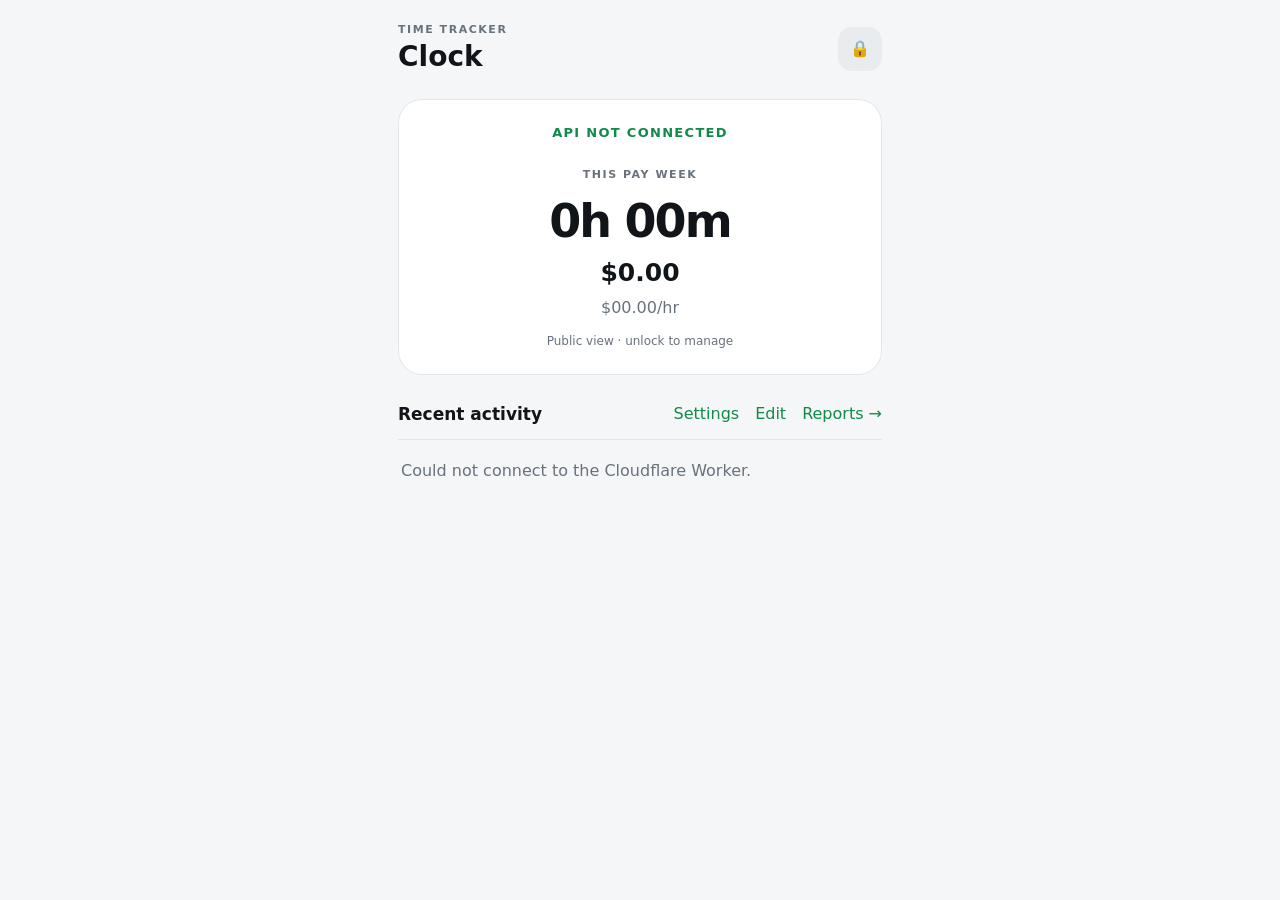
<file: index.html>
<!doctype html>
<html lang="en">
<head>
  <meta charset="utf-8">
  <meta name="viewport" content="width=device-width,initial-scale=1,viewport-fit=cover">
  <meta name="theme-color" content="#0b0d10">
  <title>Clock</title>
  <link rel="stylesheet" href="style.css">
</head>
<body>
  <main class="shell">
    <header>
      <div>
        <div class="eyebrow">TIME TRACKER</div>
        <h1>Clock</h1>
      </div>

      <button
        id="adminBtn"
        class="icon-btn"
        type="button"
        aria-label="Admin access"
      >
        🔒
      </button>
    </header>

    <section class="hero card">
      <div id="status" class="status">CLOCKED OUT</div>
      <div class="label">THIS PAY WEEK</div>
      <div id="weekHours" class="hours">0h 00m</div>
      <div id="weekPay" class="money">$0.00</div>
      <div id="rate" class="muted">$00.00/hr</div>

      <div id="liveBlock" class="live hidden">
        <span id="liveTime">00:00:00</span>
        <span id="livePay">$0.00 current shift</span>
      </div>

      <button
        id="clockBtn"
        class="primary hidden"
        type="button"
      >
        Clock In
      </button>

      <button
        id="custom-clock-in-button"
        class="secondary hidden"
        type="button"
      >
        Forgot to clock in?
      </button>

      <div
        id="custom-clock-in-panel"
        class="clock-time-editor"
        hidden
      >
        <label for="custom-clock-in-time">
          Actual start time
        </label>

        <input
          id="custom-clock-in-time"
          type="datetime-local"
        >

        <button
          id="confirm-custom-clock-in"
          class="secondary"
          type="button"
        >
          Start shift at this time
        </button>

        <p
          id="custom-clock-message"
          class="form-message"
          aria-live="polite"
        ></p>
      </div>

      <div
        id="active-clock-editor"
        class="active-clock-editor"
        hidden
      >
        <label for="active-clock-in">
          Clock-in time
        </label>

        <input
          id="active-clock-in"
          type="datetime-local"
        >

        <button
          id="save-active-clock-in"
          class="secondary"
          type="button"
        >
          Save clock-in time
        </button>

        <p
          id="active-clock-message"
          class="form-message"
          aria-live="polite"
        ></p>
      </div>

      <div id="publicHint" class="hint">
        Public view · unlock to manage
      </div>
    </section>

    <section class="section">
      <div class="section-head">
        <h2>Recent activity</h2>

        <div class="header-links">
          <a href="settings.html">Settings</a>
          <a href="shifts.html">Edit</a>
          <a href="reports.html">Reports →</a>
        </div>
      </div>

      <div id="recent" class="list">
        <div class="empty">No shifts yet.</div>
      </div>
    </section>
  </main>

  <dialog id="loginDialog">
    <form id="loginForm" class="dialog-card">
      <h2>Admin access</h2>
      <p>Unlock clock controls for this browser session.</p>

      <label>
        Password
        <input
          id="password"
          type="password"
          autocomplete="current-password"
          required
        >
      </label>

      <div
        id="loginError"
        class="error"
        aria-live="polite"
      ></div>

      <div class="actions">
        <button
          id="loginCancel"
          type="button"
          class="secondary"
        >
          Cancel
        </button>

        <button
          id="loginSubmit"
          type="submit"
          class="primary"
        >
          Unlock
        </button>
      </div>
    </form>
  </dialog>

  <script src="config.js"></script>
  <script src="app.js"></script>
</body>
</html>
</file>
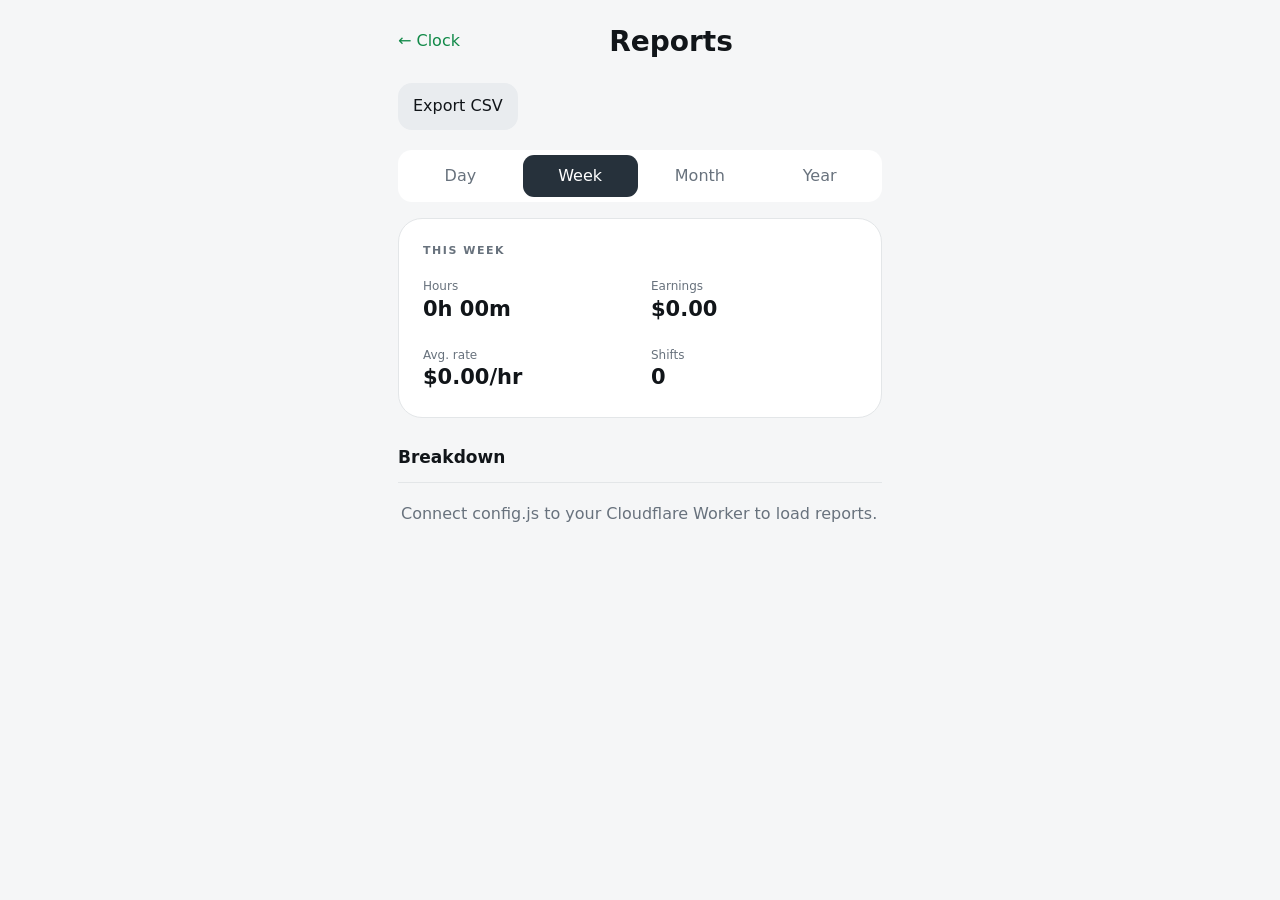
<file: reports.html>
<!doctype html>
<html lang="en"><head><meta charset="utf-8"><meta name="viewport" content="width=device-width,initial-scale=1,viewport-fit=cover"><meta name="theme-color" content="#0b0d10"><title>Clock · Reports</title><link rel="stylesheet" href="style.css"></head>
<body><main class="shell">
<header><a class="back" href="index.html">← Clock</a><h1>Reports</h1><span></span></header>
  <button id="exportCsvBtn" class="secondary">
  Export CSV
</button><br>
  
<div class="tabs" role="tablist"><button data-period="day">Day</button><button data-period="week" class="active">Week</button><button data-period="month">Month</button><button data-period="year">Year</button></div>
<section class="card report-summary"><div class="label" id="periodTitle">THIS WEEK</div><div class="summary-grid"><div><span>Hours</span><strong id="reportHours">0h 00m</strong></div><div><span>Earnings</span><strong id="reportPay">$0.00</strong></div><div><span>Avg. rate</span><strong id="avgRate">$0.00/hr</strong></div><div><span>Shifts</span><strong id="shiftCount">0</strong></div></div></section>

  <section class="section"><div class="section-head"><h2>Breakdown</h2></div><div id="breakdown" class="list"><div class="empty">No data yet.</div></div></section>

</main><script src="config.js"></script><script src="reports.js"></script></body></html>
</file>
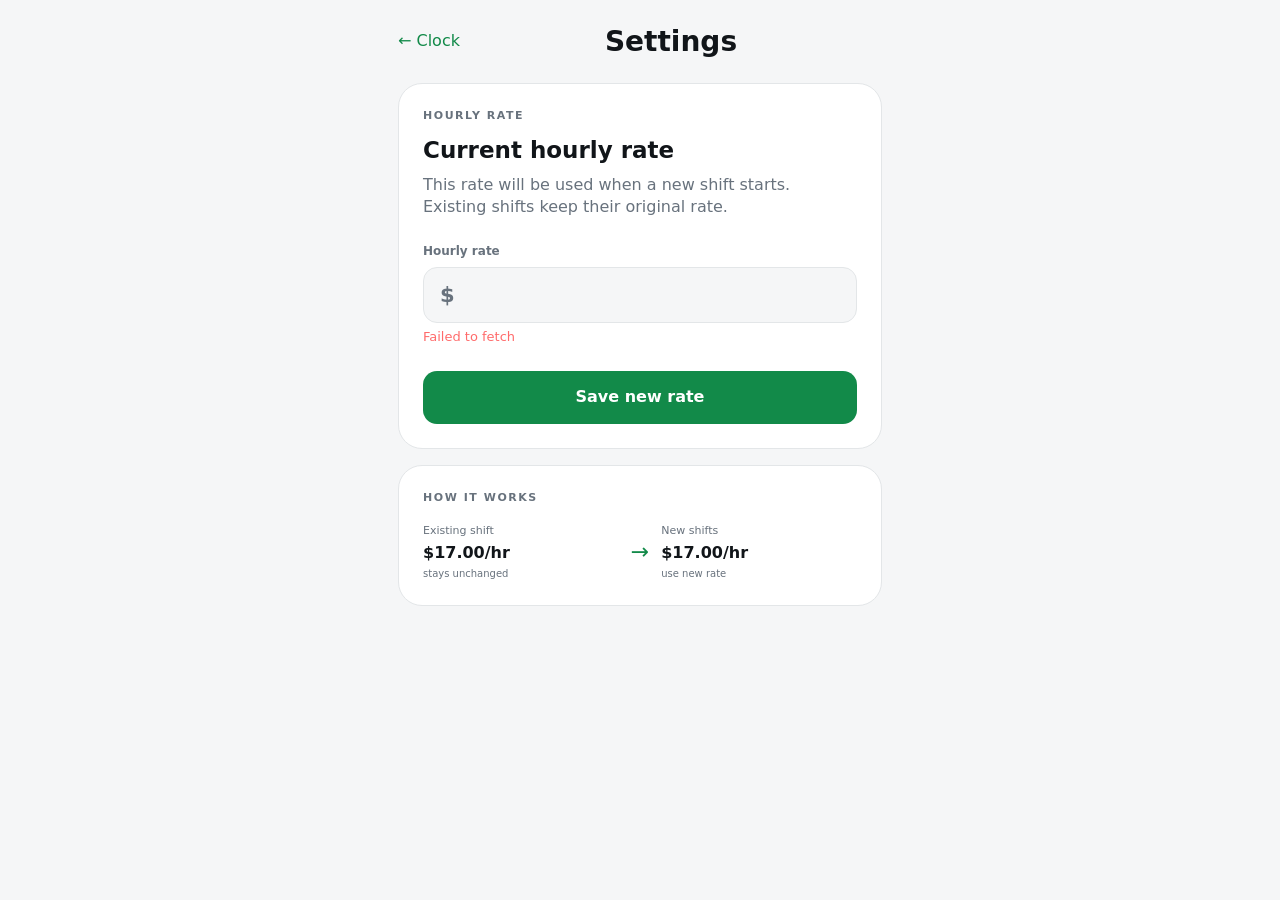
<file: settings.html>
<!doctype html>

<html lang="en">

<head>

  <meta charset="utf-8">

  <meta
    name="viewport"
    content="width=device-width,initial-scale=1,viewport-fit=cover">

  <meta
    name="theme-color"
    content="#0b0d10">

  <title>Clock · Settings</title>

  <link
    rel="stylesheet"
    href="style.css">

</head>


<body>

<main class="shell">


  <header>

    <a
      class="back"
      href="index.html">
      ← Clock
    </a>

    <h1>Settings</h1>

    <span></span>

  </header>


  <section class="card">

    <div class="label">
      HOURLY RATE
    </div>

    <h2 class="settings-title">
      Current hourly rate
    </h2>

    <p class="muted settings-description">

      This rate will be used when a new shift
      starts.

      Existing shifts keep their original rate.

    </p>


    <form id="rateForm">

      <label class="settings-rate-label">

        Hourly rate

        <div class="money-input">

          <span>$</span>

          <input
            id="hourlyRate"
            type="number"
            min="0.01"
            max="10000"
            step="0.01"
            inputmode="decimal"
            required>

        </div>

      </label>


      <div
        id="settingsError"
        class="error">
      </div>


      <button
        id="saveRateBtn"
        type="submit"
        class="primary">

        Save new rate

      </button>

    </form>


    <div
      id="settingsSuccess"
      class="settings-success hidden">

      ✓ New rate saved

    </div>

  </section>


  <section class="card settings-example">

    <div class="label">
      HOW IT WORKS
    </div>

    <div class="rate-example">

      <div>
        <span>Existing shift</span>
        <strong id="oldRateExample">
          $17.00/hr
        </strong>
        <small>
          stays unchanged
        </small>
      </div>

      <div class="rate-arrow">
        →
      </div>

      <div>
        <span>New shifts</span>
        <strong id="newRateExample">
          $17.00/hr
        </strong>
        <small>
          use new rate
        </small>
      </div>

    </div>

  </section>


  <section
    id="lockedCard"
    class="card settings-locked hidden">

    <strong>
      🔒 Admin unlock required
    </strong>

    <p class="muted">
      Return to the Clock page and unlock
      admin controls first.
    </p>

    <a
      href="index.html"
      class="primary settings-link">

      Return to Clock

    </a>

  </section>


</main>


<script src="config.js"></script>
<script src="settings.js"></script>

</body>

</html>
</file>
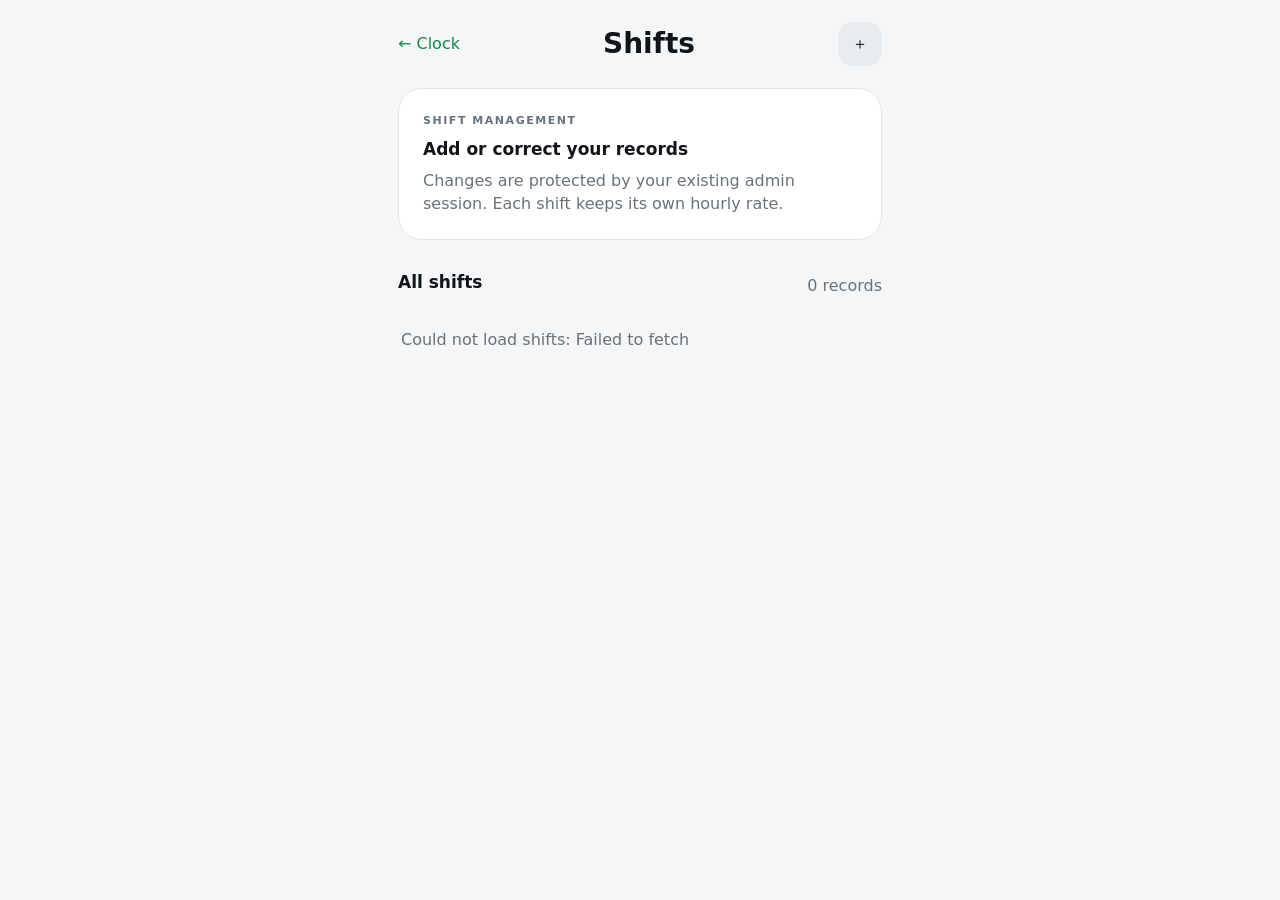
<file: shifts.html>
<!doctype html>
<html lang="en">
<head>
  <meta charset="utf-8">

  <meta
    name="viewport"
    content="width=device-width,initial-scale=1,viewport-fit=cover">

  <meta
    name="theme-color"
    content="#0b0d10">

  <title>Clock · Manage shifts</title>

  <link
    rel="stylesheet"
    href="style.css">
</head>

<body>

<main class="shell">

  <header>
    <a
      class="back"
      href="index.html">
      ← Clock
    </a>

    <h1>Shifts</h1>

    <button
      id="addShiftBtn"
      type="button"
      class="icon-btn"
      aria-label="Add shift">
      ＋
    </button>
  </header>


  <section class="card manage-intro">

    <div class="label">
      SHIFT MANAGEMENT
    </div>

    <h2>
      Add or correct your records
    </h2>

    <p class="muted">
      Changes are protected by your existing admin session.
      Each shift keeps its own hourly rate.
    </p>

    <button
      id="unlockBtn"
      type="button"
      class="primary hidden">
      Return to Clock and unlock
    </button>

  </section>


  <section class="section">

    <div class="section-head">
      <h2>All shifts</h2>

      <span
        id="shiftTotal"
        class="muted">
        0 records
      </span>
    </div>

    <div
      id="shiftList"
      class="shift-editor-list">

      <div class="empty">
        Loading shifts...
      </div>

    </div>

  </section>

</main>


<dialog id="shiftDialog">

  <form
    id="shiftForm"
    class="dialog-card">

    <h2 id="shiftDialogTitle">
      Add shift
    </h2>

    <p>
      The rate applies only to this shift.
    </p>


    <input
      id="shiftId"
      type="hidden">


    <div class="form-grid">

      <label>
        Date

        <input
          id="shiftDate"
          type="date"
          required>
      </label>


      <label>
        Clock in

        <input
          id="shiftStart"
          type="time"
          required>
      </label>


      <label>
        Clock out

        <input
          id="shiftEnd"
          type="time"
          required>
      </label>


      <label>
        Hourly rate

        <input
          id="shiftRate"
          type="number"
          min="0.01"
          max="10000"
          step="0.01"
          inputmode="decimal"
          required>
      </label>

    </div>


    <div
      id="shiftError"
      class="error">
    </div>


    <div class="dialog-footer">

      <button
        id="deleteShiftBtn"
        type="button"
        class="danger hidden">
        Delete
      </button>

      <div class="actions">

        <button
          id="cancelShiftBtn"
          type="button"
          class="secondary">
          Cancel
        </button>

        <button
          id="saveShiftBtn"
          type="submit"
          class="primary">
          Save
        </button>

      </div>

    </div>

  </form>

</dialog>


<script src="config.js"></script>
<script src="shifts.js"></script>

</body>
</html>
</file>
<file: style.css>
:root{color-scheme:dark;--bg:#0b0d10;--card:#14181d;--line:#262c33;--text:#f5f7f9;--muted:#8f9aa7;--accent:#69e39c;--danger:#ff6b6b}*{box-sizing:border-box}body{margin:0;background:var(--bg);color:var(--text);font:16px/1.4 system-ui,-apple-system,BlinkMacSystemFont,"Segoe UI",sans-serif}.shell{width:min(100%,520px);margin:auto;padding:22px 18px 44px}header{display:flex;align-items:center;justify-content:space-between;margin-bottom:22px}h1,h2,p{margin:0}h1{font-size:28px}h2{font-size:17px}.eyebrow,.label{font-size:11px;letter-spacing:.14em;color:var(--muted);font-weight:800}.card{background:var(--card);border:1px solid var(--line);border-radius:24px;padding:24px}.hero{text-align:center}.status{color:var(--accent);font-size:13px;font-weight:900;letter-spacing:.1em;margin-bottom:25px}.hours{font-size:46px;font-weight:850;letter-spacing:-.04em;margin-top:7px}.money{font-size:25px;font-weight:750;margin-top:1px}.muted,.hint{color:var(--muted)}.muted{margin-top:7px}.hint{font-size:12px;margin-top:14px}.live{display:flex;justify-content:center;gap:8px;margin-top:18px;font-variant-numeric:tabular-nums}.live span+span{color:var(--muted)}button,.primary,.secondary{font:inherit;border:0;border-radius:14px;cursor:pointer}.primary{background:var(--accent);color:#07110b;font-weight:850;padding:15px 18px;width:100%;margin-top:20px}.secondary{background:#232930;color:var(--text);padding:12px 15px}.icon-btn{background:#1a1f25;color:var(--text);width:44px;height:44px}.section{margin-top:28px}.section-head{display:flex;align-items:center;justify-content:space-between;margin-bottom:12px}.section-head a,.back{color:var(--accent);text-decoration:none}.list{border-top:1px solid var(--line)}.row{display:grid;grid-template-columns:1fr auto;gap:8px;padding:15px 3px;border-bottom:1px solid var(--line)}.row strong{display:block}.row small,.empty{color:var(--muted)}.empty{padding:20px 3px}.hidden{display:none!important}dialog{border:0;background:transparent;color:var(--text);padding:16px;width:min(100%,440px)}dialog::backdrop{background:#000b}.dialog-card{background:var(--card);border:1px solid var(--line);border-radius:22px;padding:22px}.dialog-card p{color:var(--muted);margin:5px 0 18px}.dialog-card label{display:grid;gap:7px}.dialog-card input{width:100%;border:1px solid var(--line);background:#0e1115;color:var(--text);padding:14px;border-radius:12px;font:inherit}.actions{display:flex;gap:10px;justify-content:flex-end}.actions .primary{width:auto;margin:0}.error{color:var(--danger);font-size:13px;min-height:28px;padding-top:5px}.tabs{display:grid;grid-template-columns:repeat(4,1fr);gap:5px;background:var(--card);padding:5px;border-radius:14px;margin-bottom:16px}.tabs button{background:transparent;color:var(--muted);padding:10px 3px}.tabs button.active{background:#2b323a;color:var(--text)}.report-summary{text-align:left}.summary-grid{display:grid;grid-template-columns:1fr 1fr;gap:22px;margin-top:20px}.summary-grid span{display:block;color:var(--muted);font-size:12px}.summary-grid strong{font-size:21px} @media(prefers-color-scheme:light){:root{color-scheme:light;--bg:#f5f6f7;--card:#fff;--line:#e3e6e8;--text:#111519;--muted:#68727d;--accent:#128a49}.dialog-card input{background:#f7f8f9}}
.manage-intro h2 {
  margin-top: 10px;
}

.manage-intro p {
  margin-top: 8px;
}

.shift-editor-list {
  display: grid;
  gap: 12px;
}

.shift-editor-card {
  background: var(--card);
  border: 1px solid var(--line);
  border-radius: 18px;
  overflow: hidden;
}

.shift-card-button {
  width: 100%;
  padding: 17px;
  color: var(--text);
  background: transparent;
  text-align: left;
}

.shift-card-button:disabled {
  cursor: default;
  opacity: 1;
}

.shift-card-date {
  margin-bottom: 13px;
  font-size: 14px;
  font-weight: 800;
}

.shift-cell-grid {
  display: grid;
  grid-template-columns: repeat(3, 1fr);
  gap: 7px;
}

.shift-cell {
  min-width: 0;
  padding: 10px 8px;
  background: var(--bg);
  border: 1px solid var(--line);
  border-radius: 12px;
}

.shift-cell span {
  display: block;
  margin-bottom: 3px;
  color: var(--muted);
  font-size: 10px;
  font-weight: 800;
  letter-spacing: 0.08em;
  text-transform: uppercase;
}

.shift-cell strong {
  display: block;
  overflow: hidden;
  font-size: 14px;
  text-overflow: ellipsis;
  white-space: nowrap;
}

.shift-card-summary {
  display: flex;
  justify-content: space-between;
  margin-top: 13px;
  color: var(--muted);
}

.shift-card-summary strong {
  color: var(--text);
}

.form-grid {
  display: grid;
  grid-template-columns: 1fr 1fr;
  gap: 13px;
  margin-top: 18px;
}

.form-grid label {
  display: grid;
  gap: 6px;
  color: var(--muted);
  font-size: 12px;
  font-weight: 700;
}

.form-grid input {
  width: 100%;
  min-width: 0;
  padding: 13px 10px;
  border: 1px solid var(--line);
  border-radius: 12px;
  outline: none;
  background: var(--bg);
  color: var(--text);
  font: inherit;
}

.form-grid input:focus {
  border-color: var(--accent);
}

.dialog-footer {
  display: flex;
  align-items: flex-end;
  justify-content: space-between;
  gap: 12px;
}

.danger {
  padding: 12px 15px;
  border: 1px solid rgba(255, 107, 107, 0.4);
  background: rgba(255, 107, 107, 0.12);
  color: var(--danger);
}

@media (max-width: 370px) {
  .form-grid {
    grid-template-columns: 1fr;
  }

  .shift-cell strong {
    font-size: 12px;
  }
}

.header-links {
  display: flex;
  gap: 16px;
}


/* ========================================
   MOBILE / SAFARI BUTTON FIX
   ======================================== */

button {
  -webkit-appearance: none;
  appearance: none;
  color: var(--text);
}

/* Report period buttons */

.tabs button {
  -webkit-appearance: none;
  appearance: none;

  background: transparent;
  color: var(--muted);

  border: none;
  border-radius: 11px;
}

.tabs button.active {
  background: #2b323a;
  color: #ffffff;
}

/* iPhone / light mode */

@media (prefers-color-scheme: light) {

  .tabs button {
    background: transparent;
    color: #68727d;
  }

  .tabs button.active {
    background: #26313b;
    color: #ffffff !important;
  }

  .icon-btn {
    background: #e9ecef;
    color: #111519;
  }

  .secondary {
    background: #e9ecef;
    color: #111519;
  }

  .primary {
    background: var(--accent);
    color: #ffffff;
  }
}


/* ========================================
   SETTINGS
   ======================================== */

.settings-title {
  margin-top: 10px;

  font-size: 23px;
}

.settings-description {
  margin-top: 8px;
  margin-bottom: 24px;
}

.settings-rate-label {
  display: grid;

  gap: 8px;

  color: var(--muted);

  font-size: 12px;
  font-weight: 700;
}

.money-input {
  display: flex;

  align-items: center;

  gap: 8px;

  padding: 0 16px;

  background: var(--bg);

  border: 1px solid var(--line);
  border-radius: 14px;
}

.money-input:focus-within {
  border-color: var(--accent);
}

.money-input span {
  color: var(--muted);

  font-size: 21px;
  font-weight: 700;
}

.money-input input {
  width: 100%;

  padding: 15px 0;

  border: 0;
  outline: none;

  background: transparent;

  color: var(--text);

  font-size: 21px;
  font-weight: 750;
}

.settings-success {
  margin-top: 16px;

  padding: 12px;

  background:
    rgba(24, 169, 87, 0.12);

  border:
    1px solid
    rgba(24, 169, 87, 0.3);

  border-radius: 12px;

  color: var(--accent);

  text-align: center;

  font-size: 13px;
  font-weight: 800;
}

.settings-example {
  margin-top: 16px;
}

.rate-example {
  display: grid;

  grid-template-columns:
    1fr auto 1fr;

  align-items: center;

  gap: 12px;

  margin-top: 18px;
}

.rate-example div:not(
  .rate-arrow
) {
  display: grid;

  gap: 3px;
}

.rate-example span,
.rate-example small {
  color: var(--muted);
}

.rate-example span {
  font-size: 11px;
}

.rate-example strong {
  font-size: 16px;
}

.rate-example small {
  font-size: 10px;
}

.rate-arrow {
  color: var(--accent);

  font-size: 22px;
}

.settings-locked {
  margin-top: 16px;
}

.settings-locked p {
  margin-top: 6px;
}

.settings-link {
  display: block;

  text-align: center;
  text-decoration: none;
}


#exportCsvBtn {
  margin-bottom: 20px;
}
</file>
